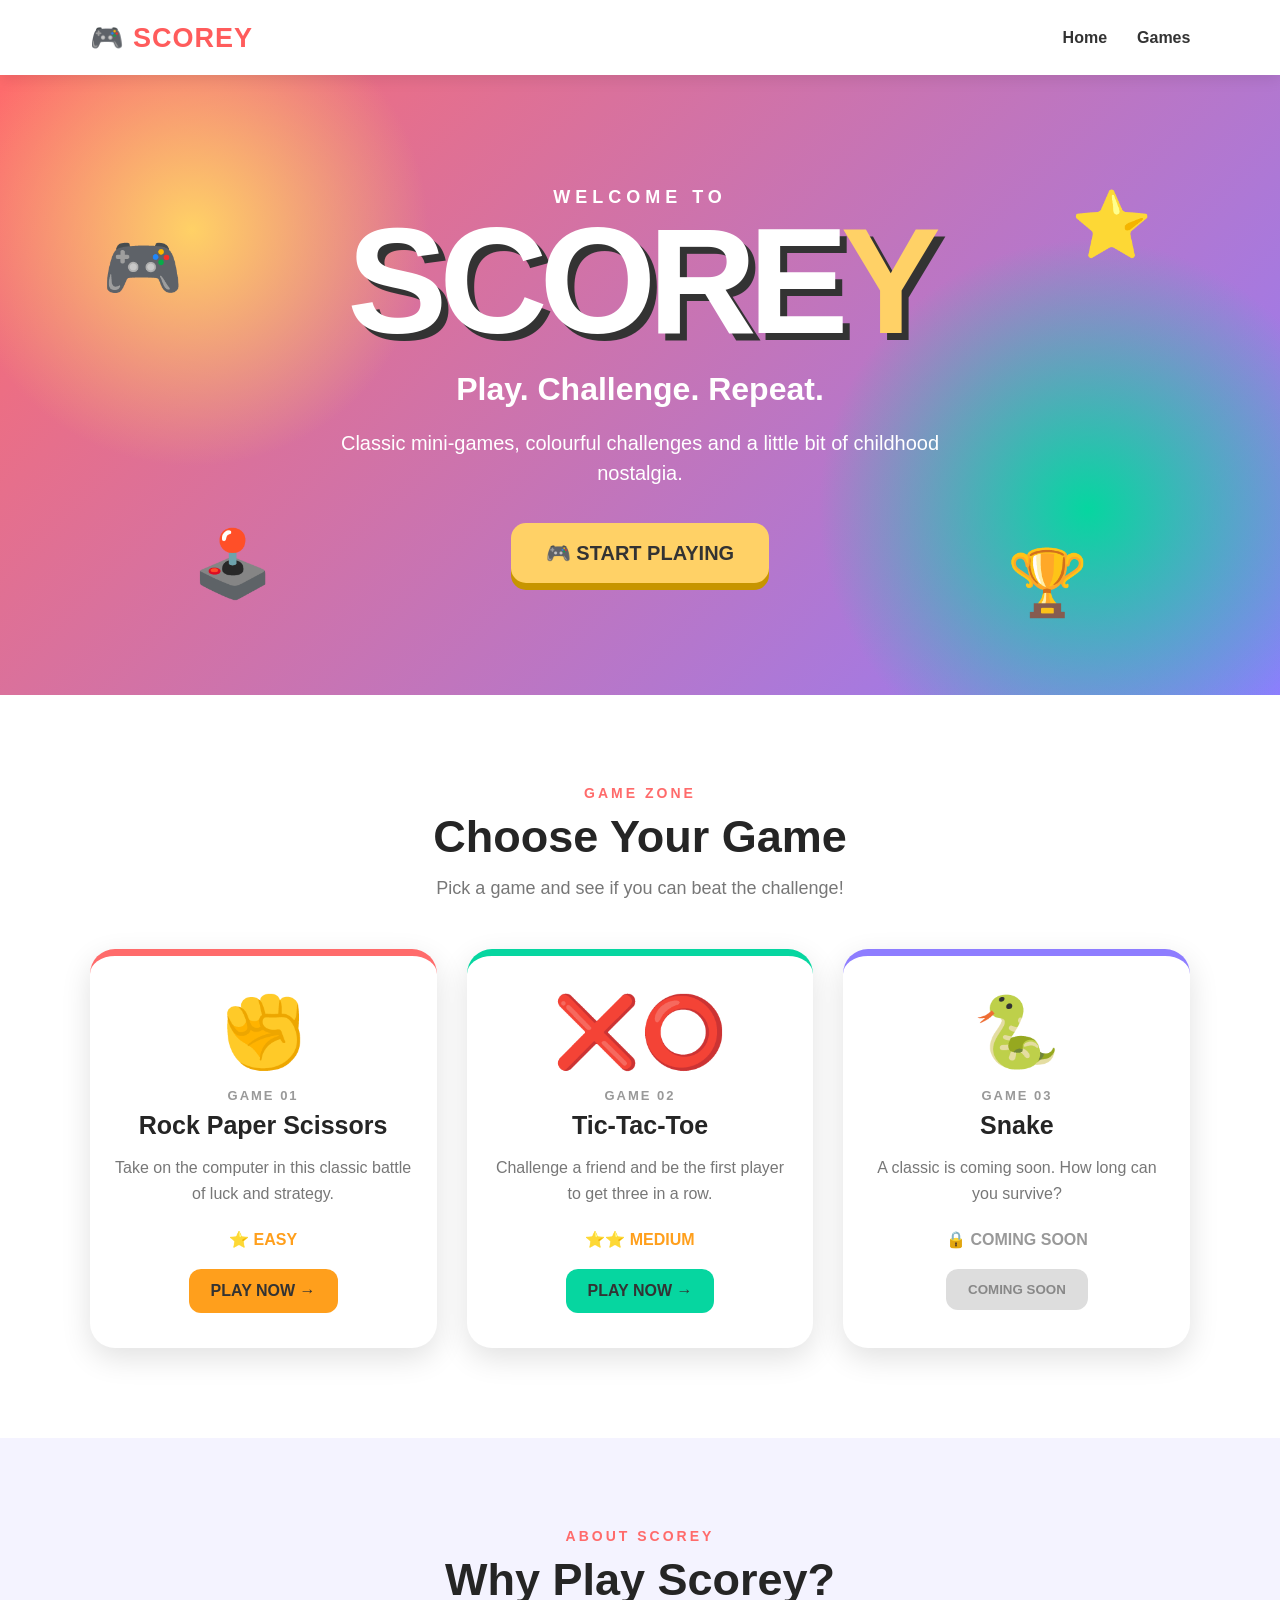
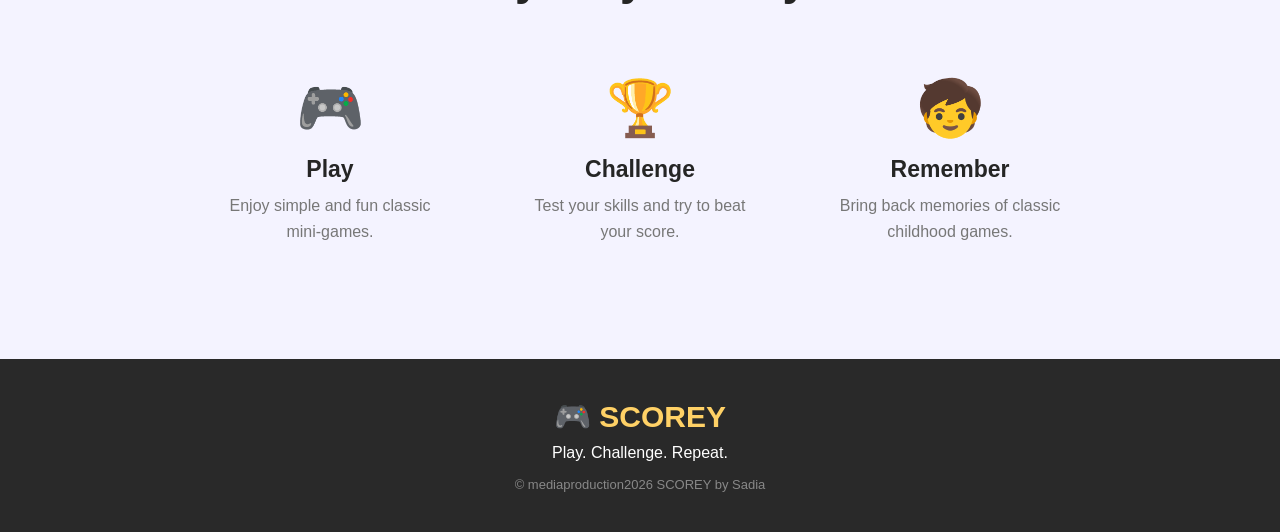
<file: index.html>
<!DOCTYPE html>
<html lang="en">

<head>
    <meta charset="UTF-8">
    <meta name="viewport" content="width=device-width, initial-scale=1.0">

    <title>GAMEZY - Play. Challenge. Repeat.</title>

    <link rel="stylesheet" href="index.css">
</head>

<body>

    <!-- NAVIGATION -->
    <nav class="navbar">

        <a href="index.html" class="logo">
            🎮 SCOREY
        </a>

        <div class="nav-links">
            <a href="index.html">Home</a>
            <a href="#games">Games</a>
        </div>

    </nav>


    <!-- HERO -->
    <header class="hero">

        <div class="floating-icon icon-one">🎮</div>
        <div class="floating-icon icon-two">⭐</div>
        <div class="floating-icon icon-three">🕹️</div>
        <div class="floating-icon icon-four">🏆</div>

        <div class="hero-content">

            <p class="welcome">
                WELCOME TO
            </p>

            <h1>
                SCORE<span>Y</span>
            </h1>

            <h2>
                Play. Challenge. Repeat.
            </h2>

            <p>
                Classic mini-games, colourful challenges
                and a little bit of childhood nostalgia.
            </p>

            <a href="#games" class="play-button">
                🎮 START PLAYING
            </a>

        </div>

    </header>


    <!-- GAMES -->
    <section id="games" class="games-section">

        <p class="section-label">
            GAME ZONE
        </p>

        <h2>
            Choose Your Game
        </h2>

        <p class="section-description">
            Pick a game and see if you can beat the challenge!
        </p>


        <div class="game-grid">


            <!-- ROCK PAPER SCISSORS -->
            <div class="game-card rps-card">

                <div class="card-icon">
                    ✊
                </div>

                <div class="card-number">
                    GAME 01
                </div>

                <h3>
                    Rock Paper Scissors
                </h3>

                <p>
                    Take on the computer in this
                    classic battle of luck and strategy.
                </p>

                <div class="difficulty">
                    ⭐ EASY
                </div>

                <a href="first.html"
                   class="game-button">
                    PLAY NOW →
                </a>

            </div>


            <!-- TIC TAC TOE -->
            <div class="game-card ttt-card">

                <div class="card-icon">
                    ❌⭕
                </div>

                <div class="card-number">
                    GAME 02
                </div>

                <h3>
                    Tic-Tac-Toe
                </h3>

                <p>
                    Challenge a friend and be the
                    first player to get three in a row.
                </p>

                <div class="difficulty">
                    ⭐⭐ MEDIUM
                </div>

                <a href="second.html"
                   class="game-button">
                    PLAY NOW →
                </a>

            </div>


            <!-- SNAKE -->
            <div class="game-card snake-card">

                <div class="card-icon">
                    🐍
                </div>

                <div class="card-number">
                    GAME 03
                </div>

                <h3>
                    Snake
                </h3>

                <p>
                    A classic is coming soon.
                    How long can you survive?
                </p>

                <div class="difficulty coming">
                    🔒 COMING SOON
                </div>

                <button class="game-button disabled">
                    COMING SOON
                </button>

            </div>

        </div>

    </section>


    <!-- WHY SCOREY -->
    <section class="about">

        <p class="section-label">
            ABOUT SCOREY
        </p>

        <h2>
            Why Play Scorey?
        </h2>

        <div class="features">

            <div class="feature">

                <div class="feature-icon">
                    🎮
                </div>

                <h3>
                    Play
                </h3>

                <p>
                    Enjoy simple and fun classic
                    mini-games.
                </p>

            </div>


            <div class="feature">

                <div class="feature-icon">
                    🏆
                </div>

                <h3>
                    Challenge
                </h3>

                <p>
                    Test your skills and try
                    to beat your score.
                </p>

            </div>


            <div class="feature">

                <div class="feature-icon">
                    🧒
                </div>

                <h3>
                    Remember
                </h3>

                <p>
                    Bring back memories of
                    classic childhood games.
                </p>

            </div>

        </div>

    </section>


    <!-- FOOTER -->
    <footer>

        <div class="footer-logo">
            🎮 SCOREY
        </div>

        <p>
            Play. Challenge. Repeat.
        </p>

        <p class="copyright">
            © mediaproduction2026 SCOREY by Sadia

        </p>

    </footer>

</body>

</html>
</file>
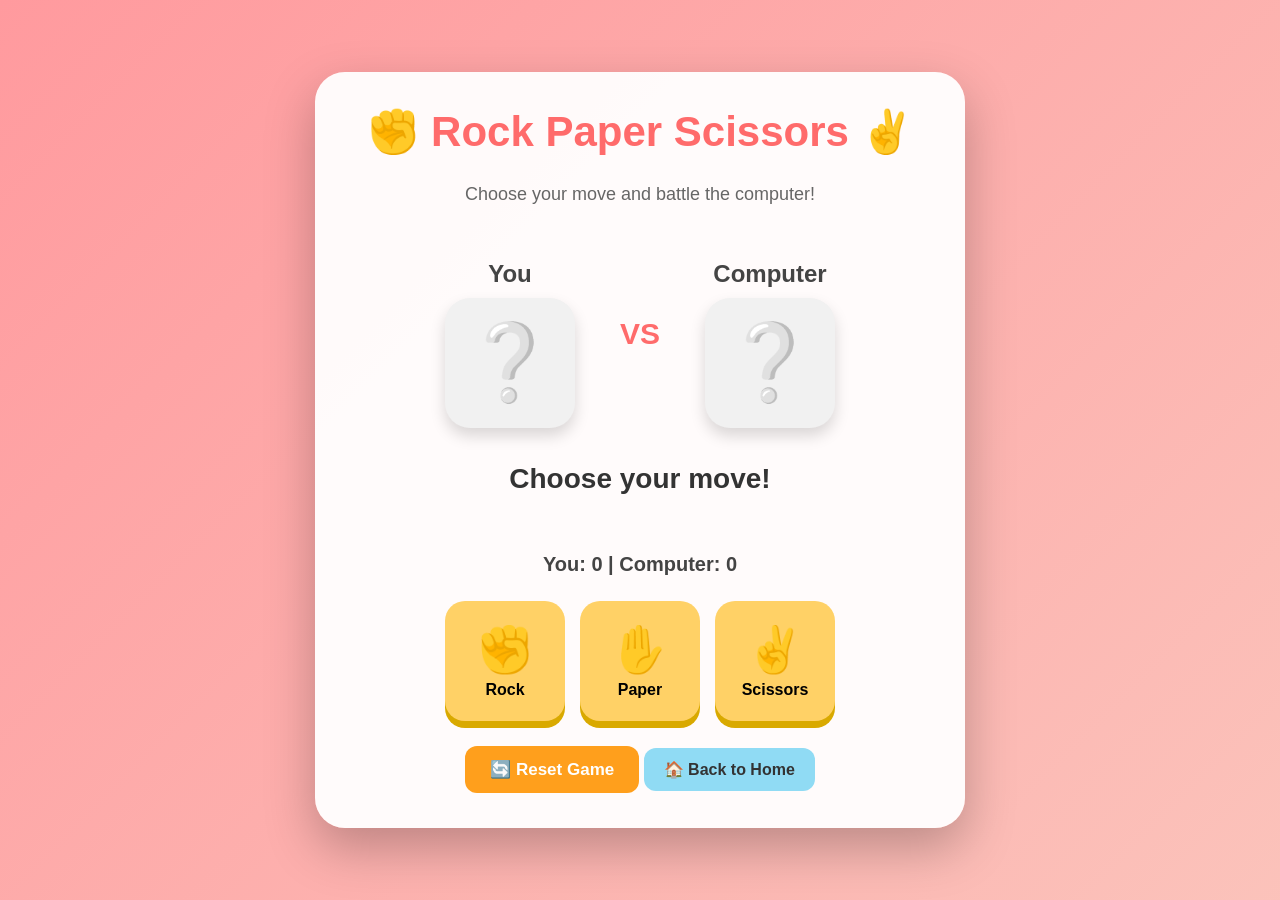
<file: first.html>
<!DOCTYPE html>
<html lang="en">

<head>
    <meta charset="UTF-8">
    <meta name="viewport" content="width=device-width, initial-scale=1.0">

    <title>Rock Paper Scissors</title>

    <link rel="stylesheet" href="first.css">
</head>

<body>

    <div class="game-container">

        <h1>✊ Rock Paper Scissors ✌️</h1>

        <p class="instructions">
            Choose your move and battle the computer!
        </p>

        <!-- Battle area -->
        <div class="battle">

            <div class="player">
                <h2>You</h2>
                <div id="player-choice" class="hand">
                    ❔
                </div>
            </div>

            <div class="vs">
                VS
            </div>

            <div class="computer">
                <h2>Computer</h2>
                <div id="computer-choice" class="hand">
                    ❔
                </div>
            </div>

        </div>


        <!-- Result -->
        <div id="result">
            Choose your move!
        </div>


        <!-- Score -->
        <div id="score">
            You: 0 | Computer: 0
        </div>


        <!-- Choice buttons -->
        <div class="choices">

            <button onclick="playGame('rock')">
                ✊
                <span>Rock</span>
            </button>

            <button onclick="playGame('paper')">
                ✋
                <span>Paper</span>
            </button>

            <button onclick="playGame('scissors')">
                ✌️
                <span>Scissors</span>
            </button>

        </div>


        <!-- Restart -->
        <button class="reset-button" onclick="resetGame()">
            🔄 Reset Game
        </button>


        <!-- Home -->
        <a href="index.html" class="home-button">
            🏠 Back to Home
        </a>

    </div>


    <script src="first.js"></script>

</body>

</html>
</file>
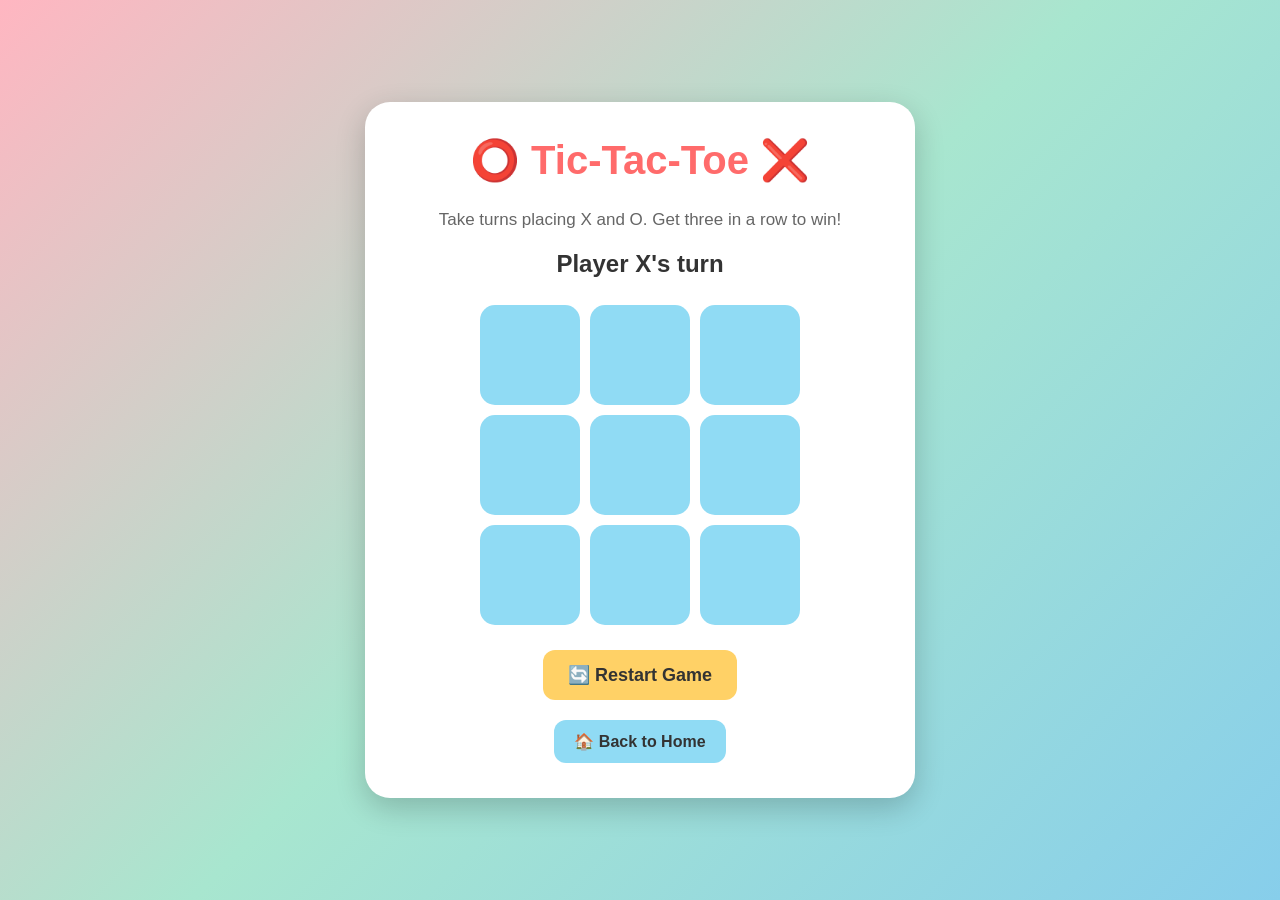
<file: second.html>
<!DOCTYPE html>
<html lang="en">

<head>
    <meta charset="UTF-8">
    <meta name="viewport" content="width=device-width, initial-scale=1.0">

    <title>Tic-Tac-Toe</title>

    <!-- Link CSS -->
    <link rel="stylesheet" href="second.css">
</head>

<body>

    <div class="game-container">

        <h1>⭕ Tic-Tac-Toe ❌</h1>

        <p class="instructions">
            Take turns placing X and O. Get three in a row to win!
        </p>

        <!-- Game message -->
        <h2 id="message">Player X's turn</h2>

        <!-- Game board -->
        <div class="board">

            <button class="cell" onclick="makeMove(0)"></button>
            <button class="cell" onclick="makeMove(1)"></button>
            <button class="cell" onclick="makeMove(2)"></button>

            <button class="cell" onclick="makeMove(3)"></button>
            <button class="cell" onclick="makeMove(4)"></button>
            <button class="cell" onclick="makeMove(5)"></button>

            <button class="cell" onclick="makeMove(6)"></button>
            <button class="cell" onclick="makeMove(7)"></button>
            <button class="cell" onclick="makeMove(8)"></button>

        </div>

        <!-- Restart button -->
        <button class="reset-button" onclick="resetGame()">
            🔄 Restart Game
        </button>

        <!-- Back to home button -->
        <a href="index.html" class="home-button">
            🏠 Back to Home
        </a>

    </div>

    <!-- Link JavaScript -->
    <script src="second.js"></script>

</body>

</html>
</file>
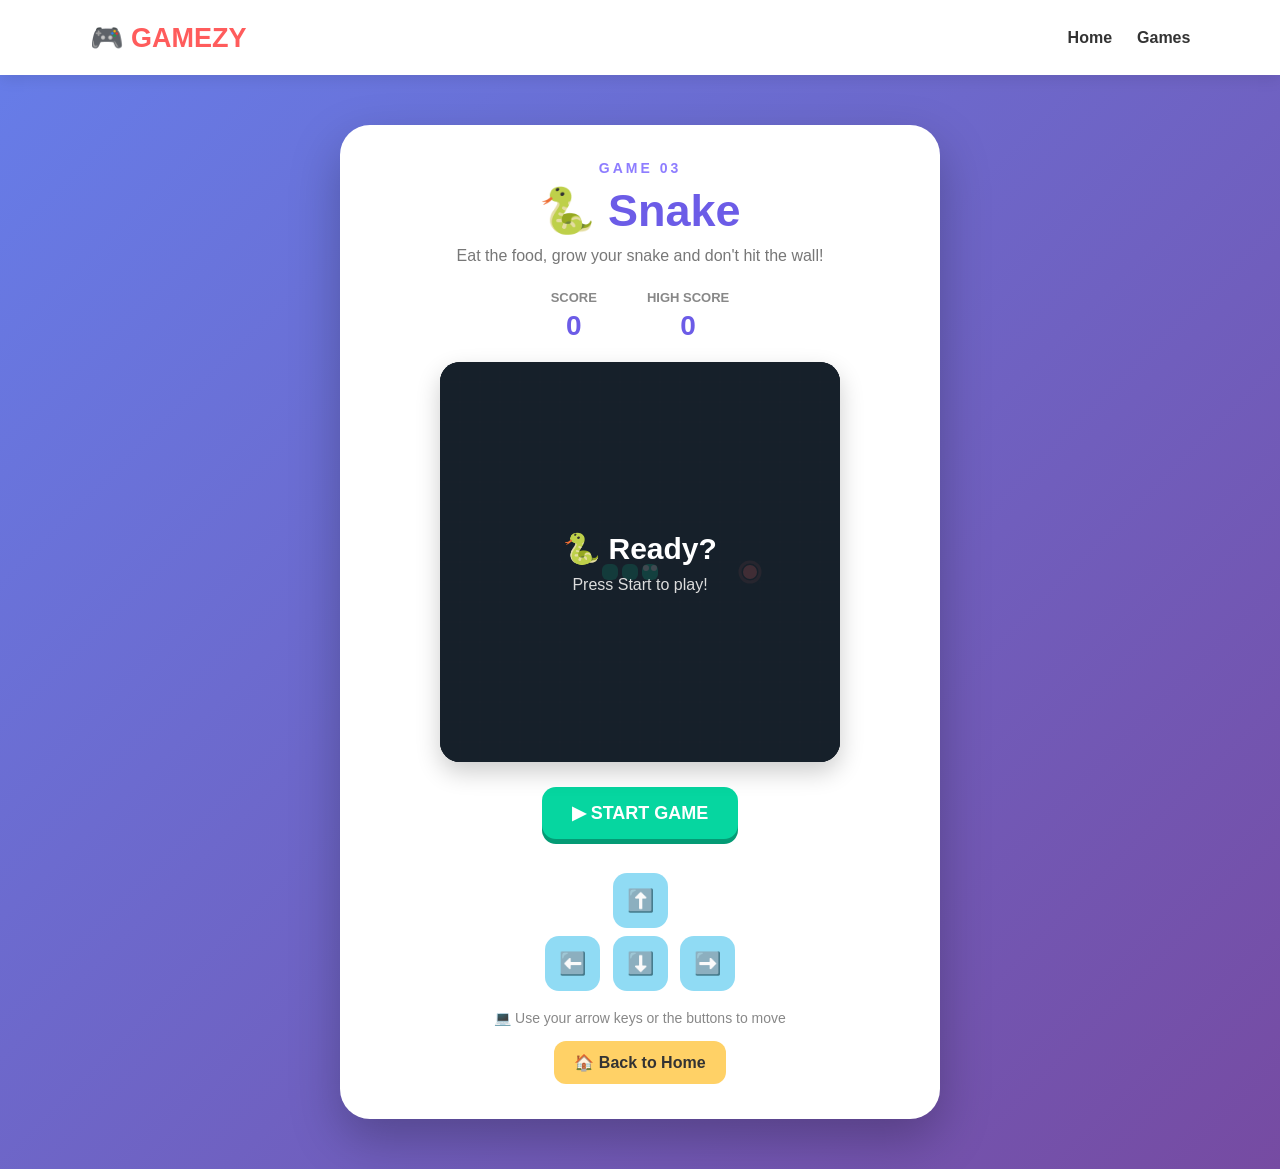
<file: third.html>
<!DOCTYPE html>
<html lang="en">

<head>
    <meta charset="UTF-8">
    <meta name="viewport" content="width=device-width, initial-scale=1.0">

    <title>GAMEZY - Snake</title>

    <link rel="stylesheet" href="third.css">
</head>

<body>

    <nav class="navbar">
        <a href="home.html" class="logo">🎮 GAMEZY</a>

        <div class="nav-links">
            <a href="home.html">Home</a>
            <a href="home.html#games">Games</a>
        </div>
    </nav>


    <main class="game-container">

        <p class="game-label">GAME 03</p>

        <h1>🐍 Snake</h1>

        <p class="instructions">
            Eat the food, grow your snake and don't hit the wall!
        </p>


        <div class="score-board">
            <div>
                <span>Score</span>
                <strong id="score">0</strong>
            </div>

            <div>
                <span>High Score</span>
                <strong id="high-score">0</strong>
            </div>
        </div>


        <div class="game-wrapper">

            <canvas id="game-board"
                    width="400"
                    height="400">
            </canvas>

            <div id="game-message" class="game-message">
                <h2>🐍 Ready?</h2>
                <p>Press Start to play!</p>
            </div>

        </div>


        <button id="start-button" class="main-button">
            ▶ START GAME
        </button>


        <div class="controls">

            <button data-direction="up">⬆️</button>

            <div>
                <button data-direction="left">⬅️</button>
                <button data-direction="down">⬇️</button>
                <button data-direction="right">➡️</button>
            </div>

        </div>


        <p class="keyboard-info">
            💻 Use your arrow keys or the buttons to move
        </p>


        <a href="index.html" class="home-button">
            🏠 Back to Home
        </a>

    </main>


    <script src="third.js"></script>

</body>

</html>
</file>
<file: index.css>
/* ==============================
   RESET
============================== */

* {
    box-sizing: border-box;
    margin: 0;
    padding: 0;
}

html {
    scroll-behavior: smooth;
}

body {
    font-family: Arial, Helvetica, sans-serif;
    color: #252525;
    background: #f7f7ff;
}


/* ==============================
   NAVIGATION
============================== */

.navbar {
    height: 75px;

    display: flex;
    justify-content: space-between;
    align-items: center;

    padding: 0 7%;

    background: white;

    position: sticky;
    top: 0;

    z-index: 100;

    box-shadow:
        0 3px 15px rgba(0, 0, 0, 0.1);
}

.logo {
    text-decoration: none;

    font-size: 27px;
    font-weight: 900;

    color: #ff5c5c;

    letter-spacing: 1px;
}

.nav-links {
    display: flex;
    gap: 30px;
}

.nav-links a {
    color: #333;

    text-decoration: none;

    font-weight: bold;

    transition: 0.2s;
}

.nav-links a:hover {
    color: #ff5c5c;
    transform: translateY(-2px);
}


/* ==============================
   HERO
============================== */

.hero {
    min-height: 620px;

    display: flex;
    justify-content: center;
    align-items: center;

    text-align: center;

    position: relative;

    overflow: hidden;

    padding: 80px 20px;

    background:
        radial-gradient(
            circle at 15% 25%,
            #ffd166 0,
            transparent 20%
        ),

        radial-gradient(
            circle at 85% 70%,
            #06d6a0 0,
            transparent 23%
        ),

        linear-gradient(
            135deg,
            #ff6b6b,
            #8e7dff
        );
}

.hero-content {
    position: relative;
    z-index: 2;

    max-width: 850px;

    animation: heroAppear 1s ease;
}

.welcome {
    color: white;

    font-size: 18px;

    font-weight: bold;

    letter-spacing: 5px;

    margin-bottom: 10px;
}

.hero h1 {
    font-size: clamp(80px, 15vw, 150px);

    line-height: 0.85;

    color: white;

    font-weight: 900;

    letter-spacing: -8px;

    text-shadow:
        7px 7px 0 #333;

    margin-bottom: 25px;
}

.hero h1 span {
    color: #ffd166;
}

.hero h2 {
    color: white;

    font-size: 32px;

    margin-bottom: 20px;
}

.hero-content > p:not(.welcome) {
    color: white;

    font-size: 20px;

    line-height: 1.5;

    max-width: 650px;

    margin: 0 auto 35px;
}


/* ==============================
   PLAY BUTTON
============================== */

.play-button {
    display: inline-block;

    padding: 18px 35px;

    background: #ffd166;

    color: #333;

    text-decoration: none;

    font-size: 20px;

    font-weight: 900;

    border-radius: 15px;

    box-shadow:
        0 7px 0 #c79500;

    transition: 0.2s;

    animation: buttonPulse 2s infinite;
}

.play-button:hover {
    transform:
        translateY(-8px)
        scale(1.05);

    background: #ffe08a;
}

.play-button:active {
    transform: translateY(3px);

    box-shadow:
        0 3px 0 #c79500;
}

@keyframes buttonPulse {
    0%, 100% {
        box-shadow:
            0 7px 0 #c79500;
    }

    50% {
        box-shadow:
            0 7px 0 #c79500,
            0 0 25px rgba(255, 209, 102, 0.7);
    }
}


/* ==============================
   FLOATING ICONS
============================== */

.floating-icon {
    position: absolute;

    font-size: 65px;

    animation:
        floating 3s ease-in-out infinite;
}

.icon-one {
    left: 8%;
    top: 25%;
}

.icon-two {
    right: 10%;
    top: 18%;

    animation-delay: 0.5s;
}

.icon-three {
    left: 15%;
    bottom: 15%;

    animation-delay: 1s;
}

.icon-four {
    right: 15%;
    bottom: 12%;

    animation-delay: 1.5s;
}

@keyframes floating {
    0%, 100% {
        transform:
            translateY(0)
            rotate(0deg);
    }

    50% {
        transform:
            translateY(-25px)
            rotate(10deg);
    }
}

@keyframes heroAppear {
    from {
        opacity: 0;

        transform:
            translateY(40px)
            scale(0.9);
    }

    to {
        opacity: 1;

        transform:
            translateY(0)
            scale(1);
    }
}


/* ==============================
   GAMES SECTION
============================== */

.games-section {
    padding: 90px 7%;

    text-align: center;

    background: white;
}

.section-label {
    color: #ff6b6b;

    font-size: 14px;

    font-weight: 900;

    letter-spacing: 3px;

    margin-bottom: 10px;
}

.games-section h2,
.about h2 {
    font-size: 45px;

    margin-bottom: 15px;
}

.section-description {
    color: #777;

    font-size: 18px;

    margin-bottom: 50px;
}


/* ==============================
   GAME CARDS
============================== */

.game-grid {
    max-width: 1150px;

    margin: auto;

    display: grid;

    grid-template-columns:
        repeat(3, 1fr);

    gap: 30px;
}

.game-card {
    padding: 35px 25px;

    border-radius: 25px;

    background: white;

    border-top: 7px solid;

    box-shadow:
        0 10px 30px rgba(0, 0, 0, 0.12);

    transition:
        transform 0.3s ease,
        box-shadow 0.3s ease;
}

.game-card:hover {
    transform:
        translateY(-15px)
        rotate(1deg);

    box-shadow:
        0 20px 45px rgba(0, 0, 0, 0.2);
}

.rps-card {
    border-color: #ff6b6b;
}

.ttt-card {
    border-color: #06d6a0;
}

.snake-card {
    border-color: #8e7dff;
}

.card-icon {
    font-size: 70px;

    margin-bottom: 15px;

    animation:
        iconBounce 2.5s ease-in-out infinite;
}

@keyframes iconBounce {
    0%, 100% {
        transform: translateY(0);
    }

    50% {
        transform: translateY(-8px);
    }
}

.card-number {
    color: #999;

    font-size: 13px;

    font-weight: bold;

    letter-spacing: 2px;

    margin-bottom: 8px;
}

.game-card h3 {
    font-size: 25px;

    margin-bottom: 15px;
}

.game-card p {
    color: #777;

    line-height: 1.6;

    min-height: 55px;
}

.difficulty {
    color: #ff9f1c;

    font-weight: bold;

    margin: 20px 0;
}

.coming {
    color: #999;
}

.game-button {
    display: inline-block;

    padding: 13px 22px;

    border: none;

    border-radius: 12px;

    background: #90dbf4;

    color: #333;

    text-decoration: none;

    font-weight: bold;

    cursor: pointer;

    transition: 0.2s;
}

.game-button:hover {
    transform: scale(1.08);
}

.rps-card .game-button {
    background: #ff9f1c;
}

.ttt-card .game-button {
    background: #06d6a0;
}

.disabled {
    background: #ddd !important;

    color: #888;

    cursor: not-allowed;
}


/* ==============================
   ABOUT
============================== */

.about {
    padding: 90px 7%;

    text-align: center;

    background: #f4f3ff;
}

.features {
    max-width: 900px;

    margin: 45px auto 0;

    display: grid;

    grid-template-columns:
        repeat(3, 1fr);

    gap: 30px;
}

.feature {
    padding: 25px;
}

.feature-icon {
    font-size: 55px;

    margin-bottom: 15px;
}

.feature h3 {
    font-size: 23px;

    margin-bottom: 10px;
}

.feature p {
    color: #777;

    line-height: 1.6;
}


/* ==============================
   FOOTER
============================== */

footer {
    padding: 40px;

    text-align: center;

    background: #292929;

    color: white;
}

.footer-logo {
    font-size: 30px;

    font-weight: 900;

    color: #ffd166;

    margin-bottom: 10px;
}

.copyright {
    color: #888;

    font-size: 13px;

    margin-top: 15px;
}


/* ==============================
   RESPONSIVE
============================== */

@media (max-width: 850px) {

    .game-grid {
        grid-template-columns: 1fr;

        max-width: 450px;
    }

    .features {
        grid-template-columns: 1fr;
    }

    .floating-icon {
        display: none;
    }
}


@media (max-width: 500px) {

    .navbar {
        padding: 0 5%;
    }

    .logo {
        font-size: 21px;
    }

    .nav-links {
        gap: 15px;

        font-size: 14px;
    }

    .hero {
        min-height: 550px;
    }

    .hero h1 {
        font-size: 80px;

        letter-spacing: -5px;
    }

    .hero h2 {
        font-size: 25px;
    }

    .hero-content > p:not(.welcome) {
        font-size: 17px;
    }

    .games-section h2,
    .about h2 {
        font-size: 35px;
    }
}
</file>
<file: first.css>
/* =================================
   GENERAL PAGE
================================= */

* {
    box-sizing: border-box;
}

body {
    margin: 0;

    min-height: 100vh;

    display: flex;
    justify-content: center;
    align-items: center;

    font-family: Arial, sans-serif;

    background: linear-gradient(
        135deg,
        #ff9a9e,
        #fad0c4,
        #a1c4fd,
        #c2e9fb
    );

    background-size: 400% 400%;

    animation: backgroundMove 10s ease infinite;
}


/* Moving background */

@keyframes backgroundMove {

    0% {
        background-position: 0% 50%;
    }

    50% {
        background-position: 100% 50%;
    }

    100% {
        background-position: 0% 50%;
    }
}


/* =================================
   GAME CONTAINER
================================= */

.game-container {

    width: 90%;

    max-width: 650px;

    padding: 35px;

    text-align: center;

    background: rgba(255, 255, 255, 0.95);

    border-radius: 30px;

    box-shadow:
        0 20px 50px rgba(0, 0, 0, 0.25);

    animation: containerAppear 0.8s ease;
}


@keyframes containerAppear {

    from {
        opacity: 0;
        transform: translateY(50px) scale(0.9);
    }

    to {
        opacity: 1;
        transform: translateY(0) scale(1);
    }
}


/* =================================
   TITLE
================================= */

h1 {

    margin-top: 0;

    font-size: 42px;

    color: #ff6b6b;

    animation: titleBounce 1s ease;
}


@keyframes titleBounce {

    0% {
        transform: scale(0);
    }

    70% {
        transform: scale(1.15);
    }

    100% {
        transform: scale(1);
    }
}


.instructions {

    color: #666;

    font-size: 18px;
}


/* =================================
   BATTLE AREA
================================= */

.battle {

    display: flex;

    justify-content: center;

    align-items: center;

    gap: 45px;

    margin: 35px 0;
}


.player,
.computer {

    text-align: center;
}


.player h2,
.computer h2 {

    margin-bottom: 10px;

    color: #444;
}


/* =================================
   HANDS
================================= */

.hand {

    width: 130px;

    height: 130px;

    display: flex;

    justify-content: center;

    align-items: center;

    font-size: 75px;

    background: #f1f1f1;

    border-radius: 25px;

    box-shadow:
        0 8px 15px rgba(0, 0, 0, 0.15);

    transition: transform 0.2s;
}


/* Shake animation */

.shake {

    animation: shake 0.45s infinite;
}


@keyframes shake {

    0% {
        transform: translateY(0) rotate(0deg);
    }

    25% {
        transform: translateY(-15px) rotate(-12deg);
    }

    50% {
        transform: translateY(0) rotate(0deg);
    }

    75% {
        transform: translateY(-15px) rotate(12deg);
    }

    100% {
        transform: translateY(0) rotate(0deg);
    }
}


/* =================================
   VS
================================= */

.vs {

    font-size: 30px;

    font-weight: bold;

    color: #ff6b6b;

    animation: vsPulse 0.8s infinite alternate;
}


@keyframes vsPulse {

    from {
        transform: scale(1);
    }

    to {
        transform: scale(1.25);
    }
}


/* =================================
   RESULT
================================= */

#result {

    min-height: 70px;

    font-size: 28px;

    font-weight: bold;

    margin: 20px;

    color: #333;
}


/* Result pop */

.result-animation {

    animation: resultPop 0.6s ease;
}


@keyframes resultPop {

    0% {
        transform: scale(0);
        opacity: 0;
    }

    60% {
        transform: scale(1.3);
        opacity: 1;
    }

    100% {
        transform: scale(1);
    }
}


/* =================================
   RESULT COLOURS
================================= */

.win {

    color: #06a77d !important;

    text-shadow:
        0 0 10px rgba(6, 167, 125, 0.4);
}


.lose {

    color: #e63946 !important;
}


.draw {

    color: #f4a261 !important;
}


/* =================================
   SCORE
================================= */

#score {

    font-size: 20px;

    font-weight: bold;

    margin-bottom: 25px;

    color: #444;
}


/* =================================
   CHOICE BUTTONS
================================= */

.choices {

    display: flex;

    justify-content: center;

    gap: 15px;

    flex-wrap: wrap;
}


.choices button {

    width: 120px;

    height: 120px;

    border: none;

    border-radius: 20px;

    background: #ffd166;

    cursor: pointer;

    font-size: 45px;

    box-shadow:
        0 7px 0 #d9a900;

    transition:
        transform 0.2s ease,
        background 0.2s ease;
}


.choices button span {

    display: block;

    font-size: 16px;

    font-weight: bold;

    margin-top: 5px;
}


/* Button hover */

.choices button:hover {

    transform:
        translateY(-10px)
        rotate(3deg)
        scale(1.05);

    background: #ffb703;
}


/* Button click */

.choices button:active {

    transform:
        translateY(5px)
        scale(0.95);

    box-shadow:
        0 2px 0 #d9a900;
}


/* =================================
   WINNING EFFECT
================================= */

.win-effect {

    animation:
        victory 0.5s infinite alternate;
}


@keyframes victory {

    from {
        transform: scale(1);
    }

    to {
        transform: scale(1.15) rotate(5deg);
    }
}


/* =================================
   RESET BUTTON
================================= */

.reset-button {

    margin-top: 25px;

    padding: 13px 25px;

    border: none;

    border-radius: 12px;

    background: #ff9f1c;

    color: white;

    font-size: 17px;

    font-weight: bold;

    cursor: pointer;

    transition: transform 0.2s;
}


.reset-button:hover {

    transform: scale(1.1);

    background: #f77f00;
}


/* =================================
   HOME BUTTON
================================= */

.home-button {

    display: inline-block;

    margin-top: 12px;

    padding: 12px 20px;

    background: #90dbf4;

    color: #333;

    text-decoration: none;

    font-weight: bold;

    border-radius: 12px;

    transition: 0.2s;
}


.home-button:hover {

    transform: scale(1.08);

    background: #5cc8e8;
}


/* =================================
   MOBILE
================================= */

@media (max-width: 600px) {

    .game-container {
        padding: 25px 15px;
    }

    h1 {
        font-size: 30px;
    }

    .battle {
        gap: 15px;
    }

    .hand {
        width: 100px;
        height: 100px;
        font-size: 55px;
    }

    .vs {
        font-size: 22px;
    }

    .choices button {
        width: 90px;
        height: 90px;
        font-size: 35px;
    }
}
</file>
<file: second.css>
/* ------------------------------
   GENERAL PAGE
------------------------------ */

* {
    box-sizing: border-box;
}

body {
    margin: 0;
    min-height: 100vh;

    display: flex;
    justify-content: center;
    align-items: center;

    font-family: Arial, sans-serif;

    background: linear-gradient(
        135deg,
        #ffb6c1,
        #a8e6cf,
        #87ceeb
    );

    color: #333;
}


/* ------------------------------
   GAME CONTAINER
------------------------------ */

.game-container {
    width: 90%;
    max-width: 550px;

    padding: 35px;

    text-align: center;

    background-color: white;

    border-radius: 25px;

    box-shadow:
        0 10px 30px rgba(0, 0, 0, 0.2);

    animation: pageLoad 0.8s ease;
}


/* ------------------------------
   TITLE
------------------------------ */

h1 {
    margin-top: 0;

    font-size: 40px;

    color: #ff6b6b;

    animation: titleBounce 1s ease;
}


/* ------------------------------
   INSTRUCTIONS
------------------------------ */

.instructions {
    font-size: 17px;

    color: #666;

    margin-bottom: 20px;
}


/* ------------------------------
   GAME MESSAGE
------------------------------ */

#message {
    font-size: 24px;

    color: #333;

    min-height: 30px;

    margin-bottom: 20px;
}


/* ------------------------------
   GAME BOARD
------------------------------ */

.board {
    display: grid;

    grid-template-columns:
        repeat(3, 100px);

    grid-template-rows:
        repeat(3, 100px);

    gap: 10px;

    justify-content: center;

    margin: 25px auto;
}


/* ------------------------------
   GAME CELLS
------------------------------ */

.cell {
    width: 100px;
    height: 100px;

    border: none;

    border-radius: 15px;

    background-color: #90dbf4;

    font-size: 50px;

    font-weight: bold;

    color: #333;

    cursor: pointer;

    transition:
        transform 0.2s ease,
        background-color 0.2s ease,
        box-shadow 0.2s ease;
}


/* Hover animation */

.cell:hover {
    background-color: #5cc8e8;

    transform: scale(1.05);

    box-shadow:
        0 5px 10px rgba(0, 0, 0, 0.15);
}


/* Click animation */

.cell:active {
    transform: scale(0.9);
}


/* ------------------------------
   X AND O ANIMATION
------------------------------ */

.placed {
    animation: placeSymbol 0.4s ease;
}


/* Symbol appears by growing */

@keyframes placeSymbol {

    0% {
        transform: scale(0);
        opacity: 0;
    }

    60% {
        transform: scale(1.3);
        opacity: 1;
    }

    100% {
        transform: scale(1);
        opacity: 1;
    }
}


/* ------------------------------
   WINNING CELLS
------------------------------ */

.winning-cell {
    background-color: #ffd166 !important;

    color: #333;
}


/* Winning animation */

.winner-animation {
    animation: winnerBounce 0.6s infinite alternate;
}


@keyframes winnerBounce {

    from {
        transform: scale(1);
    }

    to {
        transform: scale(1.15);
        background-color: #06d6a0;
    }
}


/* ------------------------------
   WIN MESSAGE
------------------------------ */

.winner {
    color: #06a77d !important;

    animation: winnerMessage 0.6s ease;
}


@keyframes winnerMessage {

    0% {
        transform: scale(0.5);

        opacity: 0;
    }

    70% {
        transform: scale(1.2);

        opacity: 1;
    }

    100% {
        transform: scale(1);
    }
}


/* ------------------------------
   DRAW MESSAGE
------------------------------ */

.draw-message {
    color: #f4a261 !important;

    animation: winnerMessage 0.6s ease;
}


/* ------------------------------
   RESTART BUTTON
------------------------------ */

.reset-button {
    display: block;

    margin: 20px auto 10px;

    padding: 14px 25px;

    border: none;

    border-radius: 12px;

    background-color: #ffd166;

    color: #333;

    font-size: 18px;

    font-weight: bold;

    cursor: pointer;

    transition:
        transform 0.2s ease,
        background-color 0.2s ease;
}


.reset-button:hover {
    background-color: #ffb703;

    transform: scale(1.08);
}


.reset-button:active {
    transform: scale(0.95);
}


/* ------------------------------
   HOME BUTTON
------------------------------ */

.home-button {
    display: inline-block;

    margin-top: 10px;

    padding: 12px 20px;

    border-radius: 12px;

    background-color: #90dbf4;

    color: #333;

    text-decoration: none;

    font-weight: bold;

    transition:
        transform 0.2s ease,
        background-color 0.2s ease;
}


.home-button:hover {
    background-color: #5cc8e8;

    transform: scale(1.05);
}


/* ------------------------------
   PAGE LOAD ANIMATION
------------------------------ */

@keyframes pageLoad {

    from {
        opacity: 0;

        transform: translateY(30px);
    }

    to {
        opacity: 1;

        transform: translateY(0);
    }
}


/* ------------------------------
   TITLE ANIMATION
------------------------------ */

@keyframes titleBounce {

    0% {
        transform: scale(0.5);

        opacity: 0;
    }

    70% {
        transform: scale(1.1);

        opacity: 1;
    }

    100% {
        transform: scale(1);
    }
}


/* ------------------------------
   MOBILE DESIGN
------------------------------ */

@media (max-width: 500px) {

    .game-container {
        padding: 25px 15px;
    }

    h1 {
        font-size: 30px;
    }

    .board {
        grid-template-columns:
            repeat(3, 80px);

        grid-template-rows:
            repeat(3, 80px);
    }

    .cell {
        width: 80px;
        height: 80px;

        font-size: 40px;
    }
}
</file>
<file: third.css>
* {
    box-sizing: border-box;
    margin: 0;
    padding: 0;
}

body {
    min-height: 100vh;

    font-family: Arial, sans-serif;

    background:
        linear-gradient(
            135deg,
            #667eea,
            #764ba2
        );

    color: #333;
}


/* NAVIGATION */

.navbar {
    height: 75px;

    display: flex;
    justify-content: space-between;
    align-items: center;

    padding: 0 7%;

    background: white;

    box-shadow:
        0 3px 15px rgba(0,0,0,0.1);
}

.logo {
    color: #ff5c5c;

    font-size: 27px;

    font-weight: 900;

    text-decoration: none;
}

.nav-links {
    display: flex;
    gap: 25px;
}

.nav-links a {
    color: #333;

    text-decoration: none;

    font-weight: bold;
}

.nav-links a:hover {
    color: #ff5c5c;
}


/* GAME CONTAINER */

.game-container {
    width: 95%;
    max-width: 600px;

    margin: 50px auto;

    padding: 35px;

    text-align: center;

    background: white;

    border-radius: 30px;

    box-shadow:
        0 20px 50px rgba(0,0,0,0.25);

    animation: appear 0.7s ease;
}

@keyframes appear {
    from {
        opacity: 0;
        transform: translateY(30px) scale(0.95);
    }

    to {
        opacity: 1;
        transform: translateY(0) scale(1);
    }
}

.game-label {
    color: #8e7dff;

    font-size: 14px;

    font-weight: bold;

    letter-spacing: 3px;

    margin-bottom: 8px;
}

h1 {
    font-size: 45px;

    color: #6c5ce7;

    margin-bottom: 10px;
}

.instructions {
    color: #777;

    margin-bottom: 25px;
}


/* SCORE */

.score-board {
    display: flex;

    justify-content: center;

    gap: 50px;

    margin-bottom: 20px;
}

.score-board div {
    display: flex;

    flex-direction: column;

    gap: 5px;
}

.score-board span {
    color: #888;

    font-size: 13px;

    text-transform: uppercase;

    font-weight: bold;
}

.score-board strong {
    color: #6c5ce7;

    font-size: 28px;
}


/* GAME BOARD */

.game-wrapper {
    position: relative;

    width: min(400px, 100%);

    margin: auto;

    border-radius: 20px;

    overflow: hidden;

    box-shadow:
        0 10px 25px rgba(0,0,0,0.2);
}

canvas {
    display: block;

    width: 100%;

    height: auto;

    background: #17202a;
}


/* MESSAGE */

.game-message {
    position: absolute;

    inset: 0;

    display: flex;

    flex-direction: column;

    justify-content: center;

    align-items: center;

    background: rgba(23, 32, 42, 0.82);

    color: white;

    transition: 0.3s;
}

.game-message h2 {
    font-size: 30px;

    margin-bottom: 10px;
}

.game-message p {
    color: #ddd;
}

.game-message.hidden {
    opacity: 0;

    pointer-events: none;
}


/* START BUTTON */

.main-button {
    margin: 25px 0 15px;

    padding: 15px 30px;

    border: none;

    border-radius: 14px;

    background: #06d6a0;

    color: white;

    font-size: 18px;

    font-weight: bold;

    cursor: pointer;

    box-shadow:
        0 5px 0 #049b75;

    transition: 0.2s;
}

.main-button:hover {
    transform:
        translateY(-5px)
        scale(1.05);

    background: #05c494;
}

.main-button:active {
    transform: translateY(3px);

    box-shadow:
        0 2px 0 #049b75;
}


/* CONTROLS */

.controls {
    margin-top: 15px;
}

.controls button {
    width: 55px;

    height: 55px;

    margin: 4px;

    border: none;

    border-radius: 14px;

    background: #90dbf4;

    font-size: 22px;

    cursor: pointer;

    transition: 0.15s;
}

.controls button:hover {
    background: #5cc8e8;

    transform: scale(1.08);
}

.controls button:active {
    transform: scale(0.9);
}


/* INFORMATION */

.keyboard-info {
    margin: 15px 0;

    color: #888;

    font-size: 14px;
}


/* HOME */

.home-button {
    display: inline-block;

    padding: 12px 20px;

    background: #ffd166;

    color: #333;

    border-radius: 12px;

    text-decoration: none;

    font-weight: bold;

    transition: 0.2s;
}

.home-button:hover {
    transform: scale(1.05);

    background: #ffbd2e;
}


/* MOBILE */

@media (max-width: 500px) {

    .navbar {
        padding: 0 5%;
    }

    .logo {
        font-size: 21px;
    }

    .nav-links {
        gap: 12px;

        font-size: 14px;
    }

    .game-container {
        padding: 25px 15px;

        margin: 25px auto;
    }

    h1 {
        font-size: 36px;
    }

    .score-board {
        gap: 35px;
    }
}
</file>
